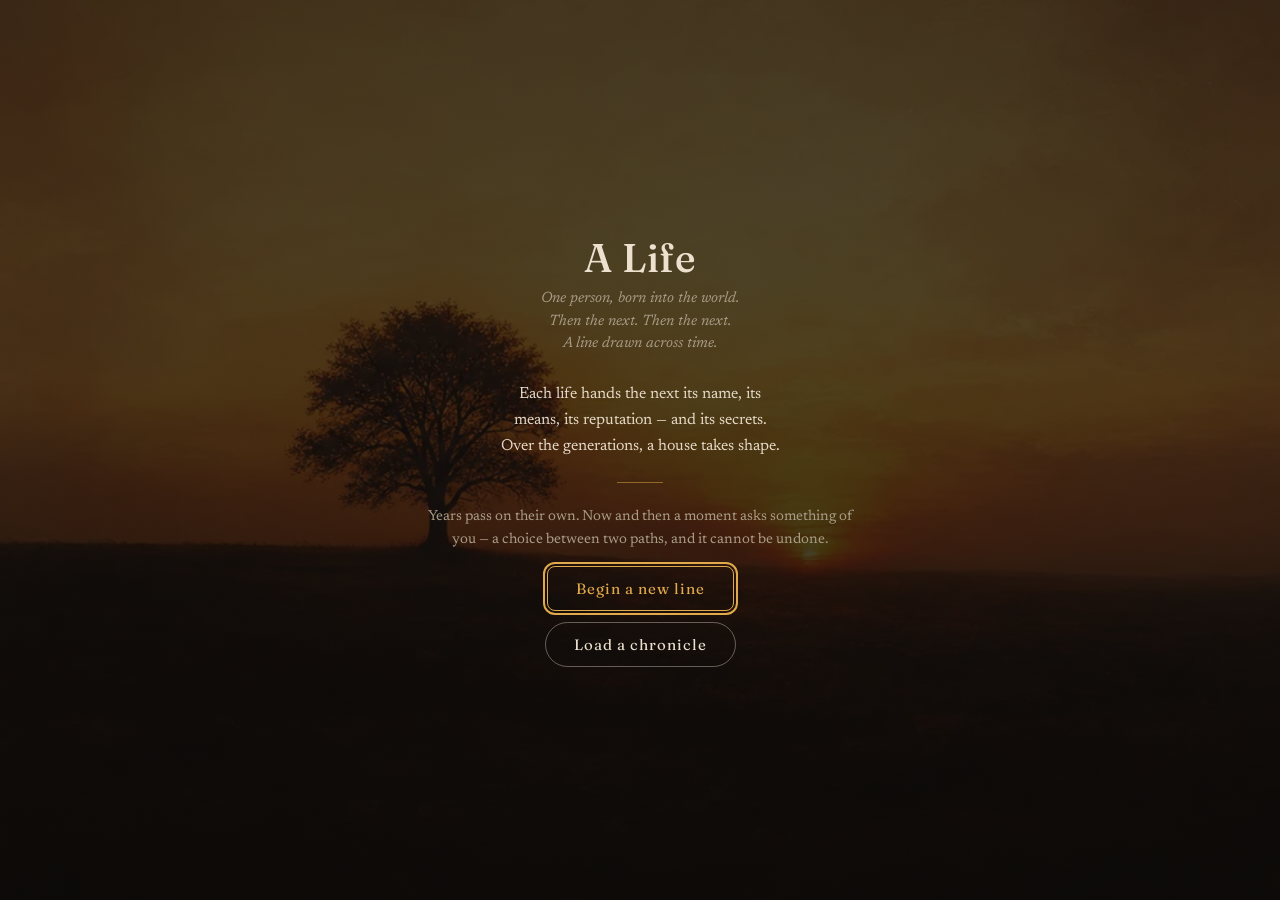
<file: index.html>
<!DOCTYPE html>
<html lang="en">
<head>
<meta charset="UTF-8">
<meta name="viewport" content="width=device-width, initial-scale=1.0">
<title>A Life</title>
<meta name="description" content="A Life — live one person from birth to death; your choices compound silently across generations into a dynasty.">
<link rel="canonical" href="./a-life.html">
<meta http-equiv="refresh" content="0; url=./a-life.html">
<style>
  html,body{height:100%;margin:0;background:#16110d;color:#ece1cf;
    font-family:Georgia,'Times New Roman',serif;-webkit-font-smoothing:antialiased;}
  .wrap{height:100%;display:flex;flex-direction:column;align-items:center;justify-content:center;text-align:center;padding:24px;}
  h1{font-size:42px;font-weight:500;letter-spacing:.5px;margin:0 0 10px;}
  p{color:#a99c87;font-style:italic;margin:0 0 26px;line-height:1.6;}
  a{display:inline-block;border:1px solid #e0a94b;color:#e0a94b;text-decoration:none;
    padding:12px 28px;border-radius:30px;letter-spacing:1px;transition:background .25s,color .25s;}
  a:hover{background:#e0a94b;color:#16110d;}
</style>
</head>
<body>
  <div class="wrap">
    <h1>A Life</h1>
    <p>One person, born into the world.<br>Then the next. A line drawn across time.</p>
    <a href="./a-life.html">Enter &rarr;</a>
  </div>
  <script>location.replace('./a-life.html');</script>
</body>
</html>
</file>
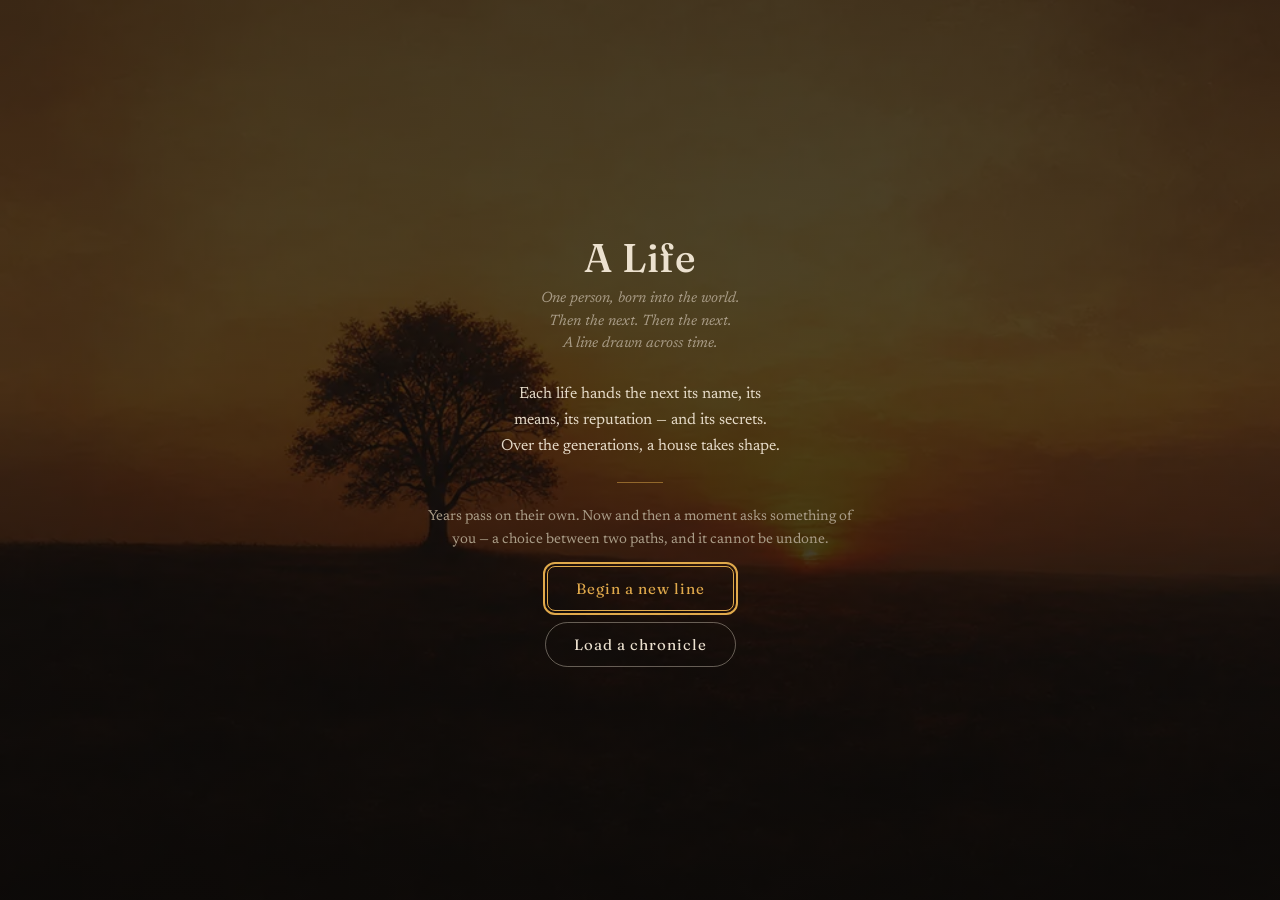
<file: a-life.html>
<!DOCTYPE html>
<html lang="en">
<head>
<meta charset="UTF-8">
<meta name="viewport" content="width=device-width, initial-scale=1.0, viewport-fit=cover">
<title>A Life</title>
<link rel="icon" href="data:image/svg+xml,%3Csvg xmlns='http://www.w3.org/2000/svg' viewBox='0 0 32 32'%3E%3Crect width='32' height='32' fill='%2316110d'/%3E%3Ccircle cx='16' cy='15' r='7' fill='%23e0a94b'/%3E%3C/svg%3E">
<link rel="preconnect" href="https://fonts.googleapis.com">
<link rel="preconnect" href="https://fonts.gstatic.com" crossorigin>
<link href="https://fonts.googleapis.com/css2?family=Fraunces:ital,opsz,wght@0,9..144,400;0,9..144,500;0,9..144,600;1,9..144,400;1,9..144,500&family=Newsreader:ital,opsz,wght@0,6..72,400;0,6..72,500;1,6..72,400&display=swap" rel="stylesheet">
<link rel="stylesheet" href="styles.css">
</head>
<body>
<a href="#app" class="skip">Skip to the game</a>
<canvas id="sky" aria-hidden="true"></canvas>
<div id="stageArt" aria-hidden="true"></div>
<div id="stageTitle" aria-hidden="true"></div>
<div id="stageA11y" class="sr-only" aria-live="polite" aria-atomic="true"></div>
<div class="grain"></div><div class="glow"></div>
<div class="cloudStatus" id="cloudStatus" role="status" aria-live="polite" aria-atomic="true"></div>

<div id="app">
  <header>
    <div class="who">
      <div class="name" id="hName">&mdash;</div>
      <div class="meta" id="hMeta">&mdash;</div>
    </div>
    <div class="gen" id="hGen"></div>
  </header>
  <div class="being" id="being" aria-live="polite" aria-atomic="true"></div>
  <button class="reflect" id="stockBtn" aria-label="how things stand — a quiet reckoning of where this life sits right now">how things stand</button>
  <div class="stage">
    <div class="passing" id="passing">
      <div class="yr" id="pYr"></div>
      <div class="age" id="pAge">0<small id="pAgeSub">years</small></div>
      <div class="breath"></div>
    </div>
    <div class="card" id="card" tabindex="-1" role="group" aria-label="a moment">
      <div class="scene" id="scene" aria-live="assertive" aria-atomic="true"></div>
      <div class="choices" id="choices"></div>
    </div>
  </div>
  <div class="log" id="log" aria-live="polite" aria-atomic="false" role="button" tabindex="0" aria-label="open the full record of this life"></div>
  <footer>
    <button class="pp" id="pp" aria-label="pause"></button>
    <div class="flow" id="flow" role="button" tabindex="0" aria-label="the years are passing — tap to change the pace">the years are passing</div>
    <button class="pp" id="musicBtn" aria-label="music off — tap to play" title="music" style="flex:0 0 44px;"><svg viewBox="0 0 24 24" fill="none" stroke="currentColor" stroke-width="2" stroke-linecap="round" stroke-linejoin="round"><path d="M9 18V5l10-2v11"/><circle cx="6" cy="18" r="3"/><circle cx="16" cy="16" r="3"/></svg></button>
    <button class="pp" id="menuBtn" aria-label="save and menu" title="save &amp; menu" style="flex:0 0 44px;"><svg viewBox="0 0 24 24" fill="none" stroke="currentColor" stroke-width="2"><path d="M4 6h16M4 12h16M4 18h16"/></svg></button>
  </footer>
</div>

<div class="veil show" id="vTitle" role="dialog" aria-modal="true" aria-label="A Life">
  <div class="veil-art" aria-hidden="true" style="background-image:url('assets/title.webp')"></div>
  <div class="sheet">
    <h1>A Life</h1>
    <div class="tag">One person, born into the world.<br>Then the next. Then the next.<br>A line drawn across time.</div>
    <p class="lead">Each life hands the next its name, its means, its reputation — and its secrets. Over the generations, a house takes shape.</p>
    <div class="rule"></div>
    <p class="dim">Years pass on their own. Now and then a moment asks something of you — a choice between two paths, and it cannot be undone.</p>
    <div style="display:flex;flex-direction:column;gap:11px;align-items:center;margin-top:8px;">
      <button class="btn" id="begin">Begin a new line</button>
      <button class="btn ghost" id="openLoad">Load a chronicle</button>
    </div>
    <div id="housesRaised" class="housesRaised" aria-live="polite"></div>
  </div>
</div>

<div class="veil" id="vLoad" role="dialog" aria-modal="true" aria-label="Chronicles">
  <div class="sheet">
    <h1 class="small">Chronicles</h1>
    <div class="tag" id="loadHint" aria-live="polite" aria-atomic="true">Choose a line to continue, or start another.</div>
    <div id="slotList" style="margin:8px 0 4px;text-align:left;"></div>
    <details class="troubleshoot">
      <summary>Trouble finding a saved line?</summary>
      <button class="btn ghost" id="inspectBtn" style="font-size:12px;padding:8px 16px;">Inspect storage</button>
      <div id="inspectOut" style="text-align:left;font-size:11px;color:var(--ink-dim);margin:10px 0;white-space:pre-wrap;word-break:break-word;line-height:1.5;"></div>
    </details>
    <div class="backup">
      <div class="backupTitle">Your chronicle code &mdash; continue on any device</div>
      <textarea id="codeBox" placeholder="Tap “Sync &amp; copy code” for your chronicle code. To continue a line on another device, paste its code here and tap “Continue from code”." spellcheck="false"></textarea>
      <div class="backupRow">
        <button class="btn ghost" id="exportBtn">Sync &amp; copy code</button>
        <button class="btn ghost" id="importBtn">Continue from code</button>
      </div>
      <div id="backupMsg" class="backupMsg" role="status" aria-live="polite" aria-atomic="true"></div>
    </div>
    <button class="btn ghost" id="loadBack">Back</button>
  </div>
</div>

<div class="veil" id="vDeath" role="dialog" aria-modal="true" aria-label="An ending" aria-describedby="dName dSpan dEul dSurv">
  <div class="veil-art" aria-hidden="true" style="background-image:url('assets/eulogy.webp')"></div>
  <div class="sheet">
    <div class="yr" style="font-family:'Fraunces';font-size:11px;letter-spacing:4px;text-transform:uppercase;color:var(--ink-dim);margin-bottom:10px;">an ending</div>
    <h1 class="small" id="dName">&mdash;</h1>
    <div class="tag" id="dSpan">&mdash;</div>
    <p class="eul-line" id="dEul">&mdash;</p>
    <div class="rule"></div>
    <div class="survivors" id="dSurv"></div>
    <div style="margin-top:14px;"><span id="dChron" tabindex="0" role="button" aria-label="read this life in the chronicle" style="cursor:pointer;font-size:13px;color:var(--amber);opacity:.9;letter-spacing:.3px;">&#10022; read this life &amp; the line &#8599;</span></div>
    <button class="btn" id="dNext" style="margin-top:16px;">&mdash;</button>
    <div style="margin-top:16px;"><span id="dBackup" tabindex="0" role="button" aria-label="back up this bloodline" style="cursor:pointer;font-size:13px;color:var(--amber);opacity:.88;letter-spacing:.3px;border-bottom:1px solid rgba(224,169,75,.35);padding-bottom:1px;">&#8675; back up this bloodline</span></div>
  </div>
</div>

<div class="veil" id="vHeir" role="dialog" aria-modal="true" aria-label="The line continues" aria-describedby="heirName heirTag heirInherit">
  <div class="veil-art" aria-hidden="true" style="background-image:url('assets/heir.webp')"></div>
  <div class="sheet">
    <div class="yr" style="font-family:'Fraunces';font-size:11px;letter-spacing:4px;text-transform:uppercase;color:var(--ink-dim);margin-bottom:10px;" id="heirKick">the line continues</div>
    <h1 class="small" id="heirName">&mdash;</h1>
    <div class="tag" id="heirTag">&mdash;</div>
    <p class="dim" id="heirInherit">&mdash;</p>
    <button class="btn" id="heirGo">Live this life</button>
  </div>
</div>

<div class="veil" id="vChron" role="dialog" aria-modal="true" aria-label="The Chronicle">
  <div class="sheet tree">
    <h1 class="small">The Chronicle</h1>
    <div class="tag" id="chronName" style="margin-bottom:10px;"></div>
    <div class="tabs" role="tablist" aria-label="Chronicle views">
      <button class="tab on" data-tab="life" id="tabLife" role="tab" aria-selected="true" aria-controls="paneLife" tabindex="0">This Life</button>
      <button class="tab" data-tab="line" id="tabLine" role="tab" aria-selected="false" aria-controls="paneLine" tabindex="-1">The Line</button>
      <button class="tab" data-tab="stars" id="tabStars" role="tab" aria-selected="false" aria-controls="paneStars" tabindex="-1">Constellation</button>
    </div>
    <div id="paneLife" class="pane" role="tabpanel" aria-labelledby="tabLife" tabindex="0">
      <div class="lifeHead" id="lifeHead"></div>
      <div class="memoir" id="memoir" tabindex="0" role="region" aria-label="this life, recorded"></div>
    </div>
    <div id="paneLine" class="pane" role="tabpanel" aria-labelledby="tabLine" tabindex="0" style="display:none;">
      <div class="house" id="housePanel"></div>
      <div class="marks" id="marks"></div>
      <div class="lineage" id="lineage"></div>
    </div>
    <div id="paneStars" class="pane" role="tabpanel" aria-labelledby="tabStars" tabindex="0" style="display:none;">
      <div class="starWrap"><canvas id="starCanvas" aria-hidden="true"></canvas><div class="starTip" id="starTip" aria-live="polite" aria-atomic="true"></div></div>
      <div class="starLegend">
        <span><i class="dot chose"></i> chosen</span>
        <span><i class="dot alt"></i> the road not taken</span>
        <span class="starHint">each strand is one life &middot; drag or arrow keys to roam &middot; pinch / scroll to zoom</span>
      </div>
      <div id="starA11y" class="sr-only" aria-live="polite" aria-atomic="true"></div>
    </div>
    <button class="btn" id="chronClose">Return</button>
  </div>
</div>

<div class="veil" id="vStock" role="dialog" aria-modal="true" aria-label="How things stand">
  <div class="sheet">
    <h1 class="small">How things stand</h1>
    <div class="tag" id="stockWho" style="margin-bottom:8px;"></div>
    <div id="stockBody" class="stock"></div>
    <button class="btn ghost" id="stockClose" style="margin-top:14px;">Return to the years</button>
  </div>
</div>

<!-- Game logic, split by concern and loaded in dependency order. -->
<script src="core.js"></script>
<script src="content.js"></script>
<script src="engine.js"></script>
<script src="dynasty.js"></script>
<script src="ui.js"></script>
<script src="persistence.js"></script>
<script src="cloud.js"></script>
<script src="scene.js"></script>
<script src="constellation.js"></script>
<script src="audio.js"></script>
</body>
</html>
</file>
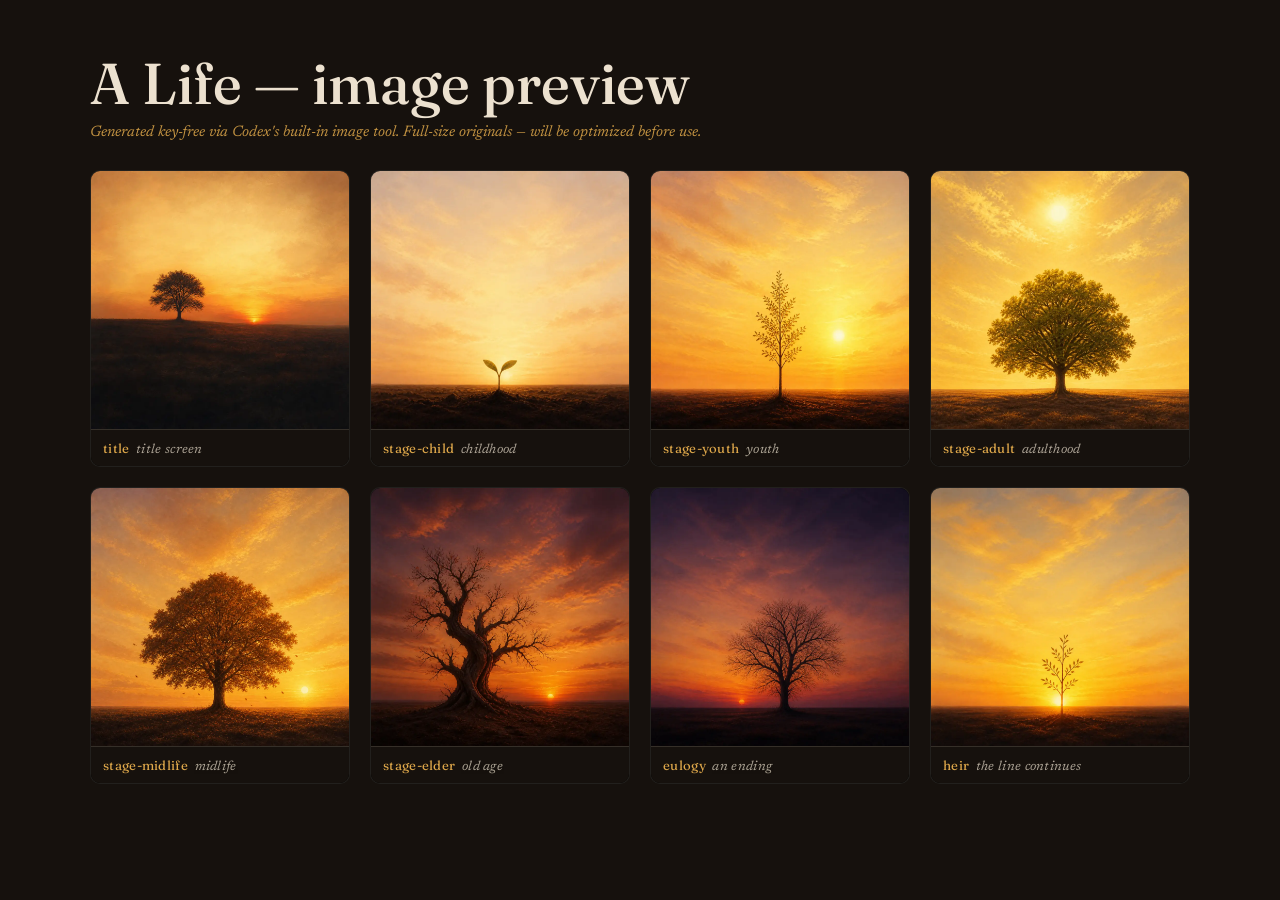
<file: gallery.html>
<!doctype html>
<html lang="en">
<head>
  <meta charset="utf-8">
  <meta name="viewport" content="width=device-width, initial-scale=1">
  <title>A Life — image preview</title>
  <link rel="preconnect" href="https://fonts.googleapis.com">
  <link rel="preconnect" href="https://fonts.gstatic.com" crossorigin>
  <link href="https://fonts.googleapis.com/css2?family=Fraunces:opsz,wght@9..144,400;9..144,500&family=Newsreader:opsz,wght@6..72,400&display=swap" rel="stylesheet">
  <style>
    :root { --bg:#16110d; --ink:#ece1cf; --amber:#e0a94b; --line:rgba(236,225,207,.14); }
    * { box-sizing:border-box; }
    body { margin:0; min-height:100vh; background:var(--bg); color:var(--ink);
      font-family:"Newsreader",Georgia,serif; }
    main { width:min(1100px, calc(100% - 40px)); margin:0 auto; padding:48px 0 64px; }
    h1 { margin:0 0 6px; font-family:"Fraunces",Georgia,serif; font-weight:500;
      font-size:clamp(2rem,5vw,3.6rem); }
    p.note { color:var(--amber); opacity:.85; font-style:italic; margin:0 0 30px; font-size:.95rem; }
    .grid { display:grid; grid-template-columns:repeat(auto-fit, minmax(240px,1fr)); gap:20px; }
    .card { border:1px solid var(--line); border-radius:10px; overflow:hidden; background:#000; }
    .card img { display:block; width:100%; aspect-ratio:1/1; object-fit:cover; }
    .key { padding:10px 12px; color:var(--amber); font-family:"Fraunces",Georgia,serif;
      font-size:.82rem; letter-spacing:.3px; border-top:1px solid var(--line); background:var(--bg); }
    .key span { color:var(--ink); opacity:.7; font-family:"Newsreader",serif; font-style:italic; }
  </style>
</head>
<body>
  <main>
    <h1>A Life — image preview</h1>
    <p class="note">Generated key-free via Codex's built-in image tool. Full-size originals — will be optimized before use.</p>
    <div class="grid" id="grid"></div>
  </main>
  <script>
    const IMAGES = [
      ["title",        "title screen"],
      ["stage-child",  "childhood"],
      ["stage-youth",  "youth"],
      ["stage-adult",  "adulthood"],
      ["stage-midlife","midlife"],
      ["stage-elder",  "old age"],
      ["eulogy",       "an ending"],
      ["heir",         "the line continues"],
    ];
    const grid = document.getElementById('grid');
    IMAGES.forEach(([file, label]) => {
      const card = document.createElement('article');
      card.className = 'card';
      const img = document.createElement('img');
      img.src = 'assets/' + file + '.webp';
      img.loading = 'lazy';
      img.alt = label;
      const key = document.createElement('div');
      key.className = 'key';
      key.innerHTML = file + ' &nbsp;<span>' + label + '</span>';
      card.append(img, key);
      grid.append(card);
    });
  </script>
</body>
</html>
</file>
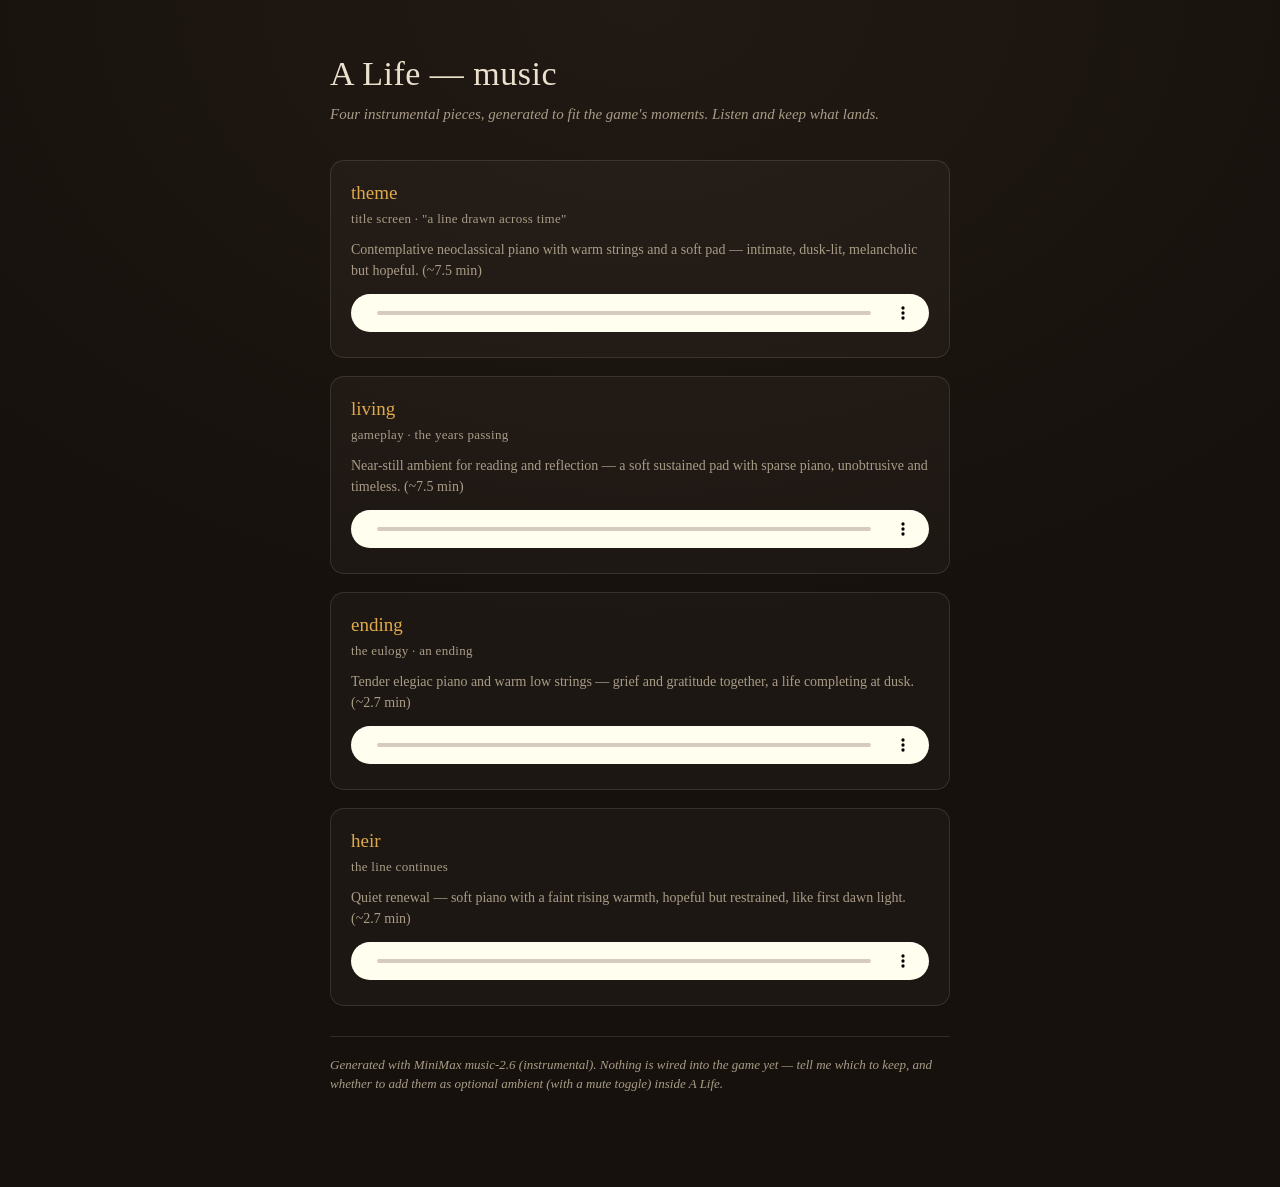
<file: assets/music/preview.html>
<!DOCTYPE html>
<html lang="en">
<head>
<meta charset="UTF-8">
<meta name="viewport" content="width=device-width, initial-scale=1.0">
<title>A Life — music auditions</title>
<style>
  :root{ --bg:#16110d; --ink:#ece1cf; --ink-dim:#a99c87; --amber:#e0a94b; --line:rgba(236,225,207,0.12); }
  *{box-sizing:border-box;}
  body{margin:0;background:radial-gradient(120% 90% at 50% 0%, #211913 0%, var(--bg) 60%);
    color:var(--ink);font-family:'Newsreader',Georgia,serif;line-height:1.5;
    min-height:100vh;padding:48px 22px 80px;}
  .wrap{max-width:620px;margin:0 auto;}
  h1{font-family:'Fraunces','Times New Roman',serif;font-weight:500;font-size:34px;letter-spacing:.5px;margin:0 0 4px;}
  .sub{color:var(--ink-dim);font-style:italic;font-size:15px;margin:0 0 34px;}
  .track{border:1px solid var(--line);border-radius:14px;padding:18px 20px;margin-bottom:18px;
    background:rgba(236,225,207,0.03);}
  .track h2{font-family:'Fraunces',serif;font-weight:500;font-size:19px;margin:0 0 2px;color:var(--amber);}
  .when{color:var(--ink-dim);font-size:13px;letter-spacing:.3px;margin:0 0 10px;}
  .desc{color:var(--ink-dim);font-size:14px;margin:0 0 13px;}
  audio{width:100%;height:38px;filter:sepia(0.25) saturate(1.1) hue-rotate(-8deg);}
  .note{color:var(--ink-dim);font-size:13px;font-style:italic;margin-top:30px;border-top:1px solid var(--line);padding-top:18px;}
</style>
</head>
<body>
  <div class="wrap">
    <h1>A Life — music</h1>
    <p class="sub">Four instrumental pieces, generated to fit the game's moments. Listen and keep what lands.</p>

    <div class="track">
      <h2>theme</h2>
      <div class="when">title screen · "a line drawn across time"</div>
      <p class="desc">Contemplative neoclassical piano with warm strings and a soft pad — intimate, dusk-lit, melancholic but hopeful. (~7.5 min)</p>
      <audio controls preload="none" src="theme.mp3"></audio>
    </div>

    <div class="track">
      <h2>living</h2>
      <div class="when">gameplay · the years passing</div>
      <p class="desc">Near-still ambient for reading and reflection — a soft sustained pad with sparse piano, unobtrusive and timeless. (~7.5 min)</p>
      <audio controls preload="none" src="living.mp3"></audio>
    </div>

    <div class="track">
      <h2>ending</h2>
      <div class="when">the eulogy · an ending</div>
      <p class="desc">Tender elegiac piano and warm low strings — grief and gratitude together, a life completing at dusk. (~2.7 min)</p>
      <audio controls preload="none" src="ending.mp3"></audio>
    </div>

    <div class="track">
      <h2>heir</h2>
      <div class="when">the line continues</div>
      <p class="desc">Quiet renewal — soft piano with a faint rising warmth, hopeful but restrained, like first dawn light. (~2.7 min)</p>
      <audio controls preload="none" src="heir.mp3"></audio>
    </div>

    <p class="note">Generated with MiniMax music-2.6 (instrumental). Nothing is wired into the game yet — tell me which to keep, and whether to add them as optional ambient (with a mute toggle) inside A Life.</p>
  </div>
</body>
</html>
</file>
<file: styles.css>
:root{
    --bg:#16110d;
    --bg2:#1f1813;
    --ink:#ece1cf;
    --ink-dim:#a99c87;
    --ink-faint:#8a7d6e;
    --amber:#e0a94b;
    --rose:#db9d9a;
    --sage:#9bbf9a;
    --line:rgba(236,225,207,0.11);
    --card:rgba(35,27,21,0.9);
  }
  *{box-sizing:border-box;margin:0;padding:0;}
  html,body{height:100%;}
  #sky{position:fixed;inset:0;z-index:0;display:block;width:100%;height:100%;}
  #stageTitle{position:fixed;top:42%;left:0;right:0;z-index:5;text-align:center;pointer-events:none;
    font-family:'Fraunces',serif;font-weight:400;font-size:13px;letter-spacing:8px;text-transform:uppercase;
    color:var(--amber);opacity:0;transition:opacity 1.4s ease;text-shadow:0 0 24px rgba(224,169,75,0.6);}
  #stageTitle.show{opacity:0.92;}
  body{
    background:var(--bg);
    color:var(--ink);
    font-family:'Newsreader',serif;
    overflow:hidden;
    -webkit-tap-highlight-color:transparent;
    -webkit-font-smoothing:antialiased;
  }
  .grain{position:fixed;inset:0;pointer-events:none;z-index:1;opacity:0.045;mix-blend-mode:overlay;
    background-image:url("data:image/svg+xml,%3Csvg xmlns='http://www.w3.org/2000/svg' width='160' height='160'%3E%3Cfilter id='n'%3E%3CfeTurbulence type='fractalNoise' baseFrequency='0.85' numOctaves='3'/%3E%3C/filter%3E%3Crect width='100%25' height='100%25' filter='url(%23n)'/%3E%3C/svg%3E");}
  .glow{position:fixed;inset:0;pointer-events:none;z-index:1;
    background:radial-gradient(120% 90% at 50% 8%, rgba(224,169,75,0.10), transparent 55%),
               radial-gradient(140% 120% at 50% 120%, rgba(0,0,0,0.55), transparent 60%);}
  #app{position:relative;z-index:2;height:100%;display:flex;flex-direction:column;max-width:560px;margin:0 auto;}
  header{display:flex;justify-content:space-between;align-items:baseline;padding:18px 22px 10px;}
  .who{display:flex;flex-direction:column;gap:2px;}
  .who .name{font-family:'Fraunces',serif;font-weight:500;font-size:21px;letter-spacing:0.2px;}
  .who .meta{font-size:12px;color:var(--ink-dim);letter-spacing:0.4px;}
  .gen{font-size:10.5px;color:var(--ink-dim);letter-spacing:2px;text-transform:uppercase;text-align:right;line-height:1.7;}
  .gen .chron{cursor:pointer;color:var(--amber);opacity:0.9;}
  .gen .chron:hover{opacity:1;}
  .gen .chron2{cursor:pointer;color:var(--ink-dim);opacity:0.92;font-size:11px;}
  .gen .chron2:hover{opacity:1;color:var(--ink-dim);}
  .being{padding:2px 22px 0;color:var(--ink-dim);font-size:13.5px;font-style:italic;min-height:20px;
    opacity:0.9;transition:opacity .6s;}
  .stage{flex:1;display:flex;flex-direction:column;justify-content:safe center;padding:8px 22px;min-height:0;position:relative;overflow-y:auto;}
  /* the age sits as a centered overlay, NOT in the flow — so it never steals height from a tall
     (3- or 4-choice) card and never gets cropped itself. 'safe center' keeps the card centred when it
     fits but top-aligns it (fully scrollable) when it's taller than the stage. */
  .passing{position:absolute;left:0;right:0;top:50%;transform:translateY(-50%);text-align:center;opacity:0;transition:opacity 1s;padding:0 22px;pointer-events:none;}
  /* a card holds no height while the years pass, so the age overlay is alone and centred */
  .card:not(.show){max-height:0;overflow:hidden;}
  /* a "more below" cue when a tall card overflows the stage (toggled in presentCard) */
  .stage.scrollable::after{content:'';position:absolute;left:0;right:0;bottom:0;height:30px;pointer-events:none;
    background:linear-gradient(to top, var(--bg) 12%, transparent);opacity:1;transition:opacity .3s;}
  .stage.scrollable.at-bottom::after{opacity:0;}
  .passing.show{opacity:1;}
  .passing .yr{font-family:'Fraunces',serif;font-size:13px;letter-spacing:4px;text-transform:uppercase;color:var(--ink-faint);}
  .passing .age{font-family:'Fraunces',serif;font-weight:400;font-size:54px;line-height:1.05;margin:14px 0 6px;
    color:var(--ink);text-shadow:0 1px 2px rgba(0,0,0,0.85), 0 2px 16px rgba(0,0,0,0.7), 0 0 34px rgba(0,0,0,0.5);}
  .passing .age small{font-size:15px;color:var(--ink-dim);letter-spacing:1px;display:block;margin-top:4px;font-family:'Newsreader';}
  .breath{display:none;}
  .card{opacity:0;transform:translateY(14px);transition:opacity .55s ease,transform .55s cubic-bezier(.2,.8,.2,1);}
  .card.show{opacity:1;transform:none;}
  .card .scene{font-family:'Fraunces',serif;font-weight:400;font-size:23px;line-height:1.42;letter-spacing:0.1px;}
  .card .scene em{font-style:italic;color:var(--amber);}
  .choices{margin-top:26px;display:flex;flex-direction:column;gap:11px;}
  .choice{
    text-align:left;background:var(--card);border:1px solid var(--line);border-radius:13px;
    padding:14px 17px;color:var(--ink);font-family:'Newsreader',serif;font-size:16px;line-height:1.4;
    cursor:pointer;transition:border-color .2s,background .2s,transform .08s;position:relative;
  }
  .choice:hover{border-color:rgba(224,169,75,0.5);background:rgba(46,35,27,0.95);}
  .choice:active{transform:scale(0.985);}
  .choice.chosen{border-color:var(--amber);background:rgba(224,169,75,0.18);animation:chosenPulse .5s ease;}
  @keyframes chosenPulse{0%{box-shadow:0 0 0 0 rgba(224,169,75,0.5);}100%{box-shadow:0 0 0 14px rgba(224,169,75,0);}}
  .choice .h{display:block;font-style:italic;color:var(--ink-faint);font-size:13px;margin-top:5px;opacity:0;
    max-height:0;overflow:hidden;transition:opacity .3s,max-height .3s,margin .3s;}
  .choice:hover .h{opacity:0.9;max-height:40px;margin-top:6px;}
  .log{height:92px;overflow:hidden;padding:0 22px 8px;display:flex;flex-direction:column;justify-content:flex-end;}
  .log::-webkit-scrollbar{width:0;}
  .entry{font-size:14.5px;line-height:1.5;margin-bottom:9px;color:var(--ink);opacity:0;animation:rise .6s forwards;
    text-shadow:0 1px 4px rgba(8,6,4,.92), 0 0 3px rgba(8,6,4,.7);}
  .entry .a{color:var(--ink-faint);font-size:11px;letter-spacing:1px;margin-right:8px;}
  .entry.obs{font-style:italic;color:var(--ink);}
  .entry.joy{color:var(--sage);}
  .entry.loss{color:var(--rose);}
  .entry.echo{color:var(--ink);font-style:italic;padding-left:13px;border-left:2px solid rgba(224,169,75,0.45);}
  @keyframes rise{from{opacity:0;transform:translateY(6px);}to{opacity:1;transform:none;}}
  footer{display:flex;align-items:center;gap:14px;padding:10px 22px calc(16px + env(safe-area-inset-bottom));}
  .flow{display:flex;align-items:center;gap:9px;flex:1;color:var(--ink-faint);font-size:12px;letter-spacing:0.5px;}
  .pp{width:38px;height:38px;border-radius:50%;border:1px solid var(--line);background:rgba(236,225,207,0.04);
    color:var(--ink);cursor:pointer;display:grid;place-items:center;transition:background .2s,transform .1s;flex:0 0 38px;}
  .pp:hover{background:rgba(236,225,207,0.1);}
  .pp:active{transform:scale(0.93);}
  .pp svg{width:14px;height:14px;}
  .veil{position:fixed;inset:0;z-index:10;background:rgba(12,9,7,0.86);backdrop-filter:blur(7px);
    display:flex;align-items:center;justify-content:center;padding:26px;opacity:0;visibility:hidden;pointer-events:none;
    transition:opacity .6s;}
  .veil.show{opacity:1;visibility:visible;pointer-events:auto;transition:opacity .6s;}
  .sheet{max-width:430px;width:100%;text-align:center;max-height:88vh;overflow-y:auto;}
  .sheet::-webkit-scrollbar{width:0;}
  .sheet h1{font-family:'Fraunces',serif;font-weight:500;font-size:40px;letter-spacing:0.5px;margin-bottom:6px;}
  .sheet h1.small{font-size:27px;}
  .sheet .tag{color:var(--ink-dim);font-style:italic;font-size:15px;margin-bottom:26px;line-height:1.5;}
  .sheet p{font-size:16px;line-height:1.62;color:var(--ink);margin-bottom:14px;}
  .sheet p.dim{color:var(--ink-dim);font-size:14.5px;}
  .sheet .rule{width:46px;height:1px;background:var(--amber);opacity:0.5;margin:22px auto;}
  .btn{display:inline-block;margin-top:18px;background:transparent;border:1px solid var(--amber);color:var(--amber);
    font-family:'Fraunces',serif;font-size:15px;letter-spacing:1px;padding:12px 28px;border-radius:30px;cursor:pointer;
    transition:background .25s,color .25s;}
  .btn:hover{background:var(--amber);color:var(--bg);}
  .btn{margin-top:0;}
  /* breathing room above the dismiss buttons at the foot of scrollable panels */
  #chronClose,#loadBack{margin-top:22px;}
  .btn.ghost{border-color:var(--line);color:var(--ink-dim);}
  .btn.ghost:hover{background:rgba(236,225,207,0.08);color:var(--ink);}
  .slot{display:flex;align-items:center;gap:12px;background:rgba(236,225,207,0.04);border:1px solid var(--line);
    border-radius:14px;padding:13px 15px;margin-bottom:10px;cursor:pointer;transition:border-color .2s,background .2s;}
  .slot:hover{border-color:rgba(224,169,75,0.45);background:rgba(46,35,27,0.6);}
  .slot .body{flex:1;min-width:0;}
  .slot .nm{font-family:'Fraunces';font-size:16px;color:var(--ink);}
  .slot .sub{font-size:11.5px;color:var(--ink-dim);margin-top:3px;letter-spacing:.3px;}
  .slot .sub .dead{color:var(--rose);}
  .slot .del{flex:0 0 auto;color:var(--ink-faint);font-size:13px;padding:6px 8px;border-radius:8px;cursor:pointer;}
  .slot .del:hover{color:var(--rose);background:rgba(208,138,134,0.12);}
  .slot.empty{justify-content:center;color:var(--ink-faint);font-style:italic;cursor:default;}
  .slot.empty:hover{border-color:var(--line);background:rgba(236,225,207,0.04);}
  .backup{margin:14px 0;padding:14px;border:1px solid var(--line);border-radius:14px;background:rgba(236,225,207,0.03);text-align:center;}
  .backupTitle{font-family:'Fraunces',serif;font-size:13px;color:var(--amber);letter-spacing:.5px;margin-bottom:10px;opacity:.9;}
  #codeBox{width:100%;height:64px;resize:none;background:rgba(12,9,7,0.5);border:1px solid var(--line);border-radius:10px;
    color:var(--ink-dim);font-family:'DM Mono',monospace;font-size:13px;padding:9px 11px;line-height:1.45;outline:none;word-break:break-all;
    user-select:all;-webkit-user-select:all;}  /* readable on a phone, and one tap selects the whole code */
  #codeBox:focus{border-color:var(--amber);outline:2px solid var(--amber);outline-offset:1px;}
  .backupRow{margin:10px auto 0;max-width:240px;}
  .backupRow .btn{display:block;width:100%;margin:9px auto 0;font-size:12px;padding:9px 16px;}
  .backupMsg{font-size:11.5px;color:var(--sage);margin-top:9px;min-height:15px;font-style:italic;}
  .backupMsg.warn{color:var(--rose);}
  .eul-line{font-family:'Newsreader';font-style:italic;font-size:16px;color:var(--ink);line-height:1.6;}
  .survivors{font-size:13.5px;color:var(--ink-dim);margin-top:8px;line-height:1.7;}
  .tree{text-align:left;}
  .tree h1{text-align:center;}
  .marks{display:flex;flex-wrap:wrap;gap:8px;justify-content:center;margin:18px 0 8px;}
  .mark{background:rgba(236,225,207,0.05);border:1px solid var(--line);border-radius:10px;padding:8px 12px;text-align:center;min-width:84px;}
  .mark .v{font-family:'Fraunces';font-size:18px;color:var(--amber);}
  .mark .l{font-size:9.5px;letter-spacing:1px;text-transform:uppercase;color:var(--ink-faint);margin-top:3px;}
  .lineage{margin-top:18px;}
  .tabs{display:flex;flex-wrap:wrap;gap:8px;justify-content:center;margin-bottom:14px;}
  .tab{background:transparent;border:1px solid var(--line);color:var(--ink-dim);font-family:'Fraunces',serif;
    font-size:13px;letter-spacing:.5px;padding:7px 16px;border-radius:20px;cursor:pointer;white-space:nowrap;transition:all .2s;}
  .tab.on{border-color:var(--amber);color:var(--amber);background:rgba(224,169,75,0.1);}
  .lifeHead{text-align:center;margin-bottom:14px;}
  .lifeHead .nm{font-family:'Fraunces';font-size:19px;color:var(--ink);}
  .lifeHead .sub{font-size:12px;color:var(--ink-dim);font-style:italic;margin-top:4px;line-height:1.5;}
  .memoir{text-align:left;max-height:46vh;overflow-y:auto;padding-right:4px;
    -webkit-mask-image:linear-gradient(180deg,transparent,#000 14px,#000 calc(100% - 14px),transparent);
    mask-image:linear-gradient(180deg,transparent,#000 14px,#000 calc(100% - 14px),transparent);}
  .memoir::-webkit-scrollbar{width:0;}
  .mline{display:flex;gap:11px;padding:7px 0;border-bottom:1px solid rgba(236,225,207,0.05);font-size:14px;line-height:1.5;}
  .mline .ma{font-family:'Fraunces';font-size:11px;color:var(--ink-faint);flex:0 0 26px;text-align:right;padding-top:2px;}
  .mline .mt{flex:1;color:var(--ink-dim);}
  .mline.obs .mt{font-style:italic;color:var(--ink);}
  .mline.joy .mt{color:var(--sage);}
  .mline.loss .mt{color:var(--rose);}
  .mline.echo .mt{font-style:italic;color:var(--ink);padding-left:11px;border-left:2px solid rgba(224,169,75,0.4);}
  .mline .stage-sep{font-family:'Fraunces';font-size:10px;letter-spacing:2px;text-transform:uppercase;color:var(--amber);opacity:.6;}
  .starWrap{position:relative;width:100%;height:54vh;border-radius:16px;overflow:hidden;
    background:radial-gradient(130% 100% at 50% 0%, #1a1830, #0c0a14 70%);border:1px solid var(--line);}
  #starCanvas{display:block;width:100%;height:100%;touch-action:none;cursor:grab;}
  #starCanvas:active{cursor:grabbing;}
  .starTip{position:absolute;pointer-events:none;background:rgba(12,9,7,0.9);border:1px solid rgba(224,169,75,0.4);
    border-radius:10px;padding:8px 11px;font-size:12px;line-height:1.4;max-width:200px;color:var(--ink);
    opacity:0;transition:opacity .15s;transform:translate(-50%,-115%);z-index:2;}
  .starTip .age{color:var(--amber);font-family:'Fraunces';font-size:11px;letter-spacing:1px;}
  .starTip .alt{color:var(--ink-faint);font-style:italic;font-size:11px;margin-top:3px;}
  .starLegend{display:flex;gap:14px;align-items:center;justify-content:center;flex-wrap:wrap;
    margin-top:11px;font-size:11px;color:var(--ink-dim);}
  .starLegend i.dot{display:inline-block;width:8px;height:8px;border-radius:50%;margin-right:5px;vertical-align:middle;}
  .starLegend i.dot.chose{background:var(--amber);box-shadow:0 0 6px var(--amber);}
  .starLegend i.dot.alt{background:rgba(160,170,210,0.5);}
  .starLegend .starHint{opacity:.5;font-style:italic;letter-spacing:.3px;}
  .anc{padding:11px 0;border-bottom:1px solid var(--line);display:flex;gap:12px;align-items:baseline;}
  .anc .o{font-family:'Fraunces';font-size:11px;color:var(--ink-faint);width:30px;flex:0 0 30px;}
  .anc .nm{font-family:'Fraunces';font-size:16px;}
  .anc .sp{font-size:12px;color:var(--ink-faint);margin-left:auto;white-space:nowrap;}
  .anc .ep{font-size:13px;color:var(--ink-dim);font-style:italic;display:block;margin-top:2px;}
  .anc.alive .nm{color:var(--amber);}
  .house{margin:14px 0 4px;padding:14px 16px;background:rgba(224,169,75,0.06);border:1px solid rgba(224,169,75,0.22);border-radius:14px;text-align:left;}
  .house .seat{font-family:'Fraunces';font-size:17px;color:var(--ink);}
  .house .seat b{color:var(--amber);font-weight:600;}
  .house .rep{font-size:12.5px;color:var(--ink-dim);font-style:italic;margin-top:5px;}
  .house .motto{font-family:'Fraunces';font-style:italic;font-size:14px;color:var(--amber);margin-top:9px;text-align:center;opacity:0.9;}
  .house .item{font-size:12.5px;color:var(--ink-dim);margin-top:7px;padding-left:13px;border-left:2px solid rgba(224,169,75,0.4);line-height:1.45;}
  .house .item.secret{border-color:var(--rose);color:var(--rose);}
  /* cloud-sync status — a brief, subtle toast near the top; fades on its own */
  .cloudStatus{position:fixed;top:10px;left:0;right:0;z-index:6;text-align:center;pointer-events:none;
    font-family:'Fraunces',serif;font-size:10.5px;letter-spacing:1.5px;text-transform:uppercase;
    color:var(--ink-faint);opacity:0;transition:opacity .6s ease;}
  .cloudStatus.show{opacity:0.85;}
  .cloudStatus.ok{color:var(--sage);}
  .cloudStatus.dim{color:var(--ink-dim);}
  /* desktop: let the Chronicle (and especially the constellation) use the wider screen;
     the rest of the game keeps its narrow reading column */
  @media (min-width:760px){
    #vChron .sheet{max-width:700px;}
  }
  /* atmospheric image backdrops behind the text at key beats (title/eulogy/heir) */
  .veil-art{position:absolute;inset:0;z-index:0;background-size:cover;background-position:center;pointer-events:none;}
  .veil-art::after{content:'';position:absolute;inset:0;
    background:linear-gradient(180deg, rgba(12,9,7,.76) 0%, rgba(12,9,7,.72) 42%, rgba(12,9,7,.86) 100%);}
  .veil .sheet{position:relative;z-index:1;}
  /* a dim image wash that rides the stage-title transitions */
  #stageArt{position:fixed;inset:0;z-index:4;background-size:cover;background-position:center;
    opacity:0;transition:opacity 1.6s ease;pointer-events:none;}
  #stageArt.show{opacity:0.42;}

  /* ============================================================
     Accessibility, touch & polish pass (review-driven)
     ============================================================ */
  /* keyboard focus — a clear amber ring on every interactive control */
  .choice:focus-visible, .btn:focus-visible, .tab:focus-visible, .pp:focus-visible,
  .gen .chron:focus-visible, .gen .chron2:focus-visible, #dBackup:focus-visible, #dChron:focus-visible,
  .slot .del:focus-visible, .slot .body:focus-visible{
    outline:2px solid var(--amber); outline-offset:2px; border-radius:8px;
  }
  /* reveal each choice's hint for keyboard users and on touch devices (which have no hover) */
  .choice:focus-visible .h{opacity:0.9;max-height:40px;margin-top:6px;}
  @media (hover:none){ .choice .h{opacity:0.82;max-height:44px;margin-top:6px;} }
  /* the narrative prose sits directly over the open sky — give it its own soft dark
     backing so it stays legible even on the pale youth/midday skies */
  .card .scene{text-shadow:0 1px 10px rgba(8,6,4,0.72), 0 0 34px rgba(8,6,4,0.55);}
  .being{text-shadow:0 1px 14px rgba(8,6,4,0.9), 0 0 28px rgba(8,6,4,0.6);}
  /* ghost buttons sit over painterly veil backdrops — keep their outline readable */
  .veil .btn.ghost{border-color:rgba(236,225,207,0.38);color:var(--ink);}
  /* delete control: a comfortable 44px touch target */
  .slot .del{min-width:44px;min-height:44px;}
  /* the time control reads as primary and distinct from the menu (amber = actionable) */
  #pp{border-color:rgba(224,169,75,0.42);background:rgba(224,169,75,0.07);}
  #pp:hover{background:rgba(224,169,75,0.16);}
  /* comfortable footer tap targets (>=44px) */
  .pp{width:44px;height:44px;flex:0 0 44px;}
  .pp svg{width:15px;height:15px;}
  /* the slot delete control is a <button> now — strip default chrome */
  .slot .del{background:transparent;border:0;font-family:inherit;line-height:1;display:grid;place-items:center;min-width:44px;min-height:44px;}
  /* the Chronicle / constellation entry points were too small to discover/tap */
  .gen{line-height:2.0;font-size:11px;}
  .gen .chron, .gen .chron2{display:inline-block;padding:11px 3px;min-height:44px;box-sizing:border-box;}
  .gen .chron{font-size:13.5px;letter-spacing:1px;border-bottom:1px solid rgba(224,169,75,0.45);}
  .gen .chron2{font-size:12px;color:var(--ink-dim);opacity:1;border-bottom:1px solid rgba(169,156,135,0.5);}
  .gen .chron2:hover{color:var(--ink);}
  /* inactive Chronicle tabs get a faint surface so selection reads by more than hue */
  .tab{background:rgba(236,225,207,0.035);}
  .tab.on{background:rgba(224,169,75,0.12);}
  /* a more legible stage-transition title (was 13px / 8px tracking) */
  #stageTitle{font-size:15px;letter-spacing:5px;}
  /* respect prefers-reduced-motion — kill transitions/animations/smooth-scroll;
     the canvases freeze their own clocks in JS (scene.js / constellation.js) */
  @media (prefers-reduced-motion: reduce){
    *, *::before, *::after{
      animation-duration:0.001ms !important; animation-iteration-count:1 !important;
      transition-duration:0.001ms !important; scroll-behavior:auto !important;
    }
    .card{transform:none;}
  }

  /* ---- review pass 3: card edges, AA contrast, keyboard rows ---- */
  .choice{border-color:rgba(236,225,207,0.18);}        /* keep a defined edge over any sky */
  .choice .h{color:var(--ink-dim);}                    /* hint text clears AA (was ink-faint) */
  .mark .l{color:var(--ink-dim);}                      /* 9.5px stat labels clear AA */
  .starLegend .starHint{opacity:0.85;}                 /* constellation hint clears AA */
  .tab{background:rgba(236,225,207,0.07);}             /* inactive tabs read as pressable */
  .stage{overflow-y:auto;}                             /* tall (3-choice) cards stay reachable on short screens */
  #dChron, #dBackup{display:inline-block;padding:12px 6px;min-height:44px;box-sizing:border-box;}  /* comfortable eulogy tap targets */
  .tab{min-height:44px;}                               /* chronicle tabs meet the touch-target minimum */
  /* the load-slot row and ancestor rows are keyboard controls now — same amber ring */
  .slot .body{border-radius:9px;}
  .slot .body:focus-visible, .anc:focus-visible{outline:2px solid var(--amber);outline-offset:2px;border-radius:8px;}
  /* a quiet running-state cue: the age numeral breathes while time flows, holds still when paused */
  body:not(.paused) .passing .age{animation:ageBreath 4.5s ease-in-out infinite;}
  @keyframes ageBreath{0%,100%{opacity:1;}50%{opacity:0.8;}}
  /* a one-time beckon so a new player finds the chronicle control */
  .gen .chron.beckon{animation:beckon 1.4s ease-in-out 3;}
  @keyframes beckon{0%,100%{text-shadow:none;}50%{text-shadow:0 0 11px var(--amber);}}

  /* ---- review pass 4 (round 9): AA on temporal labels, sr-only, inline delete ---- */
  /* ages / dates / ordinals in the chronicle carry meaning — lift them off ink-faint (~3.8:1) to ink-dim (~5.6:1) for AA */
  .entry .a, .mline .ma, .anc .o, .anc .sp{color:var(--ink-dim);}
  /* visually-hidden live region used for constellation keyboard announcements */
  .sr-only{position:absolute;width:1px;height:1px;padding:0;margin:-1px;overflow:hidden;clip:rect(0 0 0 0);white-space:nowrap;border:0;}
  /* inline two-step delete confirm — replaces the native confirm() dialog */
  .slot .delConfirm{display:flex;gap:6px;align-items:center;flex:0 0 auto;}
  .slot .delYes, .slot .delNo{font-family:'Newsreader',serif;font-size:12.5px;padding:8px 12px;min-height:44px;box-sizing:border-box;border-radius:8px;cursor:pointer;border:1px solid;background:transparent;}
  .slot .delYes{color:var(--rose);border-color:rgba(219,157,154,0.5);}
  .slot .delYes:hover{background:rgba(208,138,134,0.14);}
  .slot .delNo{color:var(--ink-dim);border-color:var(--line);}
  .slot .delNo:hover{background:rgba(236,225,207,0.06);}

  /* ---- review pass 5 (round 10): reachable dismiss on short screens + last AA touch-ups ---- */
  /* the sheet scrolls with a hidden scrollbar; pin the dismiss button to the foot and
     fade content into the dark behind it, so 'Back'/'Return' is always visible/reachable
     on a short phone with several saved slots (no off-screen, no missing scroll cue) */
  #loadBack, #chronClose{position:sticky; bottom:0; z-index:2;}
  #loadBack::before, #chronClose::before{content:''; position:absolute; left:50%; transform:translateX(-50%);
    bottom:-1px; width:100vw; height:calc(100% + 30px); z-index:-1; pointer-events:none;
    background:linear-gradient(to bottom, transparent, var(--bg) 62%);}
  /* the running-state readouts carry meaning — lift them off ink-faint (~3.8:1) to ink-dim for AA */
  .passing .yr, .flow{color:var(--ink-dim);}

  /* ---- review pass 6 (round 11): hide the storage tool; last AA labels ---- */
  /* remaining meaning-carrying ink-faint controls/text → ink-dim for AA */
  .slot .del, .starTip .alt, .slot.empty{color:var(--ink-dim);}
  /* the storage-recovery diagnostic lives behind a quiet disclosure so ordinary players never meet it */
  .troubleshoot{margin:6px 0 2px;text-align:center;}
  .troubleshoot summary{list-style:none;cursor:pointer;font-size:11.5px;color:var(--ink-dim);font-style:italic;letter-spacing:.3px;padding:11px 12px;border-radius:8px;}
  .troubleshoot summary::-webkit-details-marker{display:none;}
  .troubleshoot summary:hover{color:var(--ink);}
  .troubleshoot summary:focus-visible{outline:2px solid var(--amber);outline-offset:2px;}
  .troubleshoot[open] summary{color:var(--ink);margin-bottom:4px;}

  /* ---- review pass 7: optional, opt-in music ---- */
  #musicBtn{position:relative;color:var(--ink-dim);}                               /* off: a quiet, dim note */
  #musicBtn.on{border-color:rgba(224,169,75,0.42);background:rgba(224,169,75,0.07);color:var(--amber);}  /* on: amber, like the pause control */
  #musicBtn.on:hover{background:rgba(224,169,75,0.16);}
  /* a diagonal slash reads as "muted" while music is off */
  #musicBtn:not(.on)::after{content:'';position:absolute;left:10px;right:10px;top:50%;height:1.6px;
    background:currentColor;border-radius:2px;transform:rotate(-45deg);opacity:.85;pointer-events:none;}
  /* with three footer controls now, the flow text stays on one line (clips rather than wraps on tiny screens) */
  .flow{white-space:nowrap;overflow:hidden;}

  /* ---- review pass 8 (ten-juror gameplay round): readable state, pace control, last a11y ---- */
  /* skip link — invisible until focused, then drops into view */
  .skip{position:absolute;left:8px;top:-48px;z-index:60;background:var(--amber);color:#16110d;
    padding:8px 14px;border-radius:8px;font-size:13px;font-weight:600;text-decoration:none;transition:top .15s ease;}
  .skip:focus{top:8px;outline:2px solid #fff;outline-offset:1px;}

  /* "how things stand" — a quiet, discoverable reflect button under the being line */
  .reflect{display:block;margin:2px auto 0;background:none;border:1px solid rgba(236,225,207,0.45);cursor:pointer;
    font-family:'Fraunces',serif;font-size:13.5px;letter-spacing:.8px;
    color:var(--ink-dim);opacity:1;padding:5px 13px;border-radius:11px;transition:color .2s,border-color .2s;}
  .reflect::before{content:'⊙ ';opacity:.85;}
  .reflect:hover{color:var(--amber);border-color:rgba(224,169,75,0.55);}

  /* the dynasty hook on the title — brighter than the mechanics line, so a newcomer reads it */
  .lead{color:var(--ink);font-size:14px;line-height:1.55;margin:8px auto 2px;max-width:32ch;opacity:.96;}

  /* the houses-you've-raised collection (meta-progression) on the title screen */
  .housesRaised{margin-top:20px;font-size:12px;line-height:1.5;}
  .housesRaised:empty{display:none;}
  .hr-title{font-family:'Fraunces',serif;letter-spacing:.5px;color:var(--ink-dim);opacity:.9;}
  .hr-mottos{margin-top:6px;font-style:italic;color:var(--ink-faint);opacity:.85;line-height:1.7;}
  .hr-seen{margin-top:8px;font-size:12.5px;letter-spacing:.3px;color:var(--ink-faint);opacity:.7;}
  .reflect:focus-visible{outline:2px solid var(--amber);outline-offset:2px;color:var(--amber);}

  /* the flow text is now a control: tap it to change the pace of the years */
  .flow{cursor:pointer;border-radius:8px;transition:color .2s;}
  .flow:hover{color:var(--ink-dim);}
  .flow:focus-visible{outline:2px solid var(--amber);outline-offset:2px;}
  body.hurry .flow{color:var(--amber);opacity:.95;}
  #log{cursor:pointer;}
  #log:focus-visible{outline:2px solid var(--amber);outline-offset:2px;border-radius:8px;}

  /* the readout panel — prose tiers, no numbers */
  .stock{text-align:left;margin:2px 0 4px;}
  .srow{padding:7px 2px;border-bottom:1px solid rgba(236,225,207,0.08);font-size:15px;line-height:1.5;}
  .srow:last-child{border-bottom:none;}
  .stock .sk{font-family:'Fraunces',serif;color:var(--amber);opacity:.92;}
  .stock .sv{color:var(--ink);}
  .snote{margin-top:13px;padding-top:11px;border-top:1px solid var(--line);
    font-size:13.5px;color:var(--ink-dim);font-style:italic;line-height:1.6;}
  .snote b{color:var(--ink);font-style:normal;}
  .snote .shint{display:block;margin-top:8px;opacity:.75;}

  /* ambient whisper (ephemeral weather line) vs. onboarding hint (lingers, brighter) */
  .entry.whisper{color:var(--ink-faint);font-style:italic;opacity:.72;}
  .entry.hint{color:var(--ink);}

  /* the pace text doubles as a liveness light: a slow breathing dot means the years are moving */
  .flow{position:relative;padding-left:15px;}
  .flow::before{content:'';position:absolute;left:1px;top:50%;width:6px;height:6px;border-radius:50%;
    background:currentColor;transform:translateY(-50%);opacity:.5;animation:flowpulse 2.6s ease-in-out infinite;}
  @keyframes flowpulse{0%,100%{opacity:.22;}50%{opacity:.85;}}
  body.paused .flow::before{animation:none;opacity:.2;}
  body.hurry .flow::before{animation-duration:1s;background:var(--amber);}

  /* ---- review pass 9: card fit on short phones ---- */
  /* On a short screen a 2-choice card should fit without scrolling, and 3-/4-choice cards
     should scroll the shortest possible distance. Tighten the scene, the choices, and the log. */
  @media (max-height:740px){
    .card .scene{font-size:20px;line-height:1.36;}
    .choices{margin-top:16px;gap:9px;}
    .choice{padding:11px 15px;font-size:15px;}
    .choice .h{font-size:12.5px;}
    .log{height:64px;}
    .being{font-size:12.5px;}
    .passing .age{font-size:46px;margin:8px 0 4px;}
  }
  @media (max-height:600px){
    .card .scene{font-size:18px;line-height:1.32;}
    .choices{margin-top:12px;}
    .log{height:48px;}
    .passing .age{font-size:40px;}
  }
</file>
